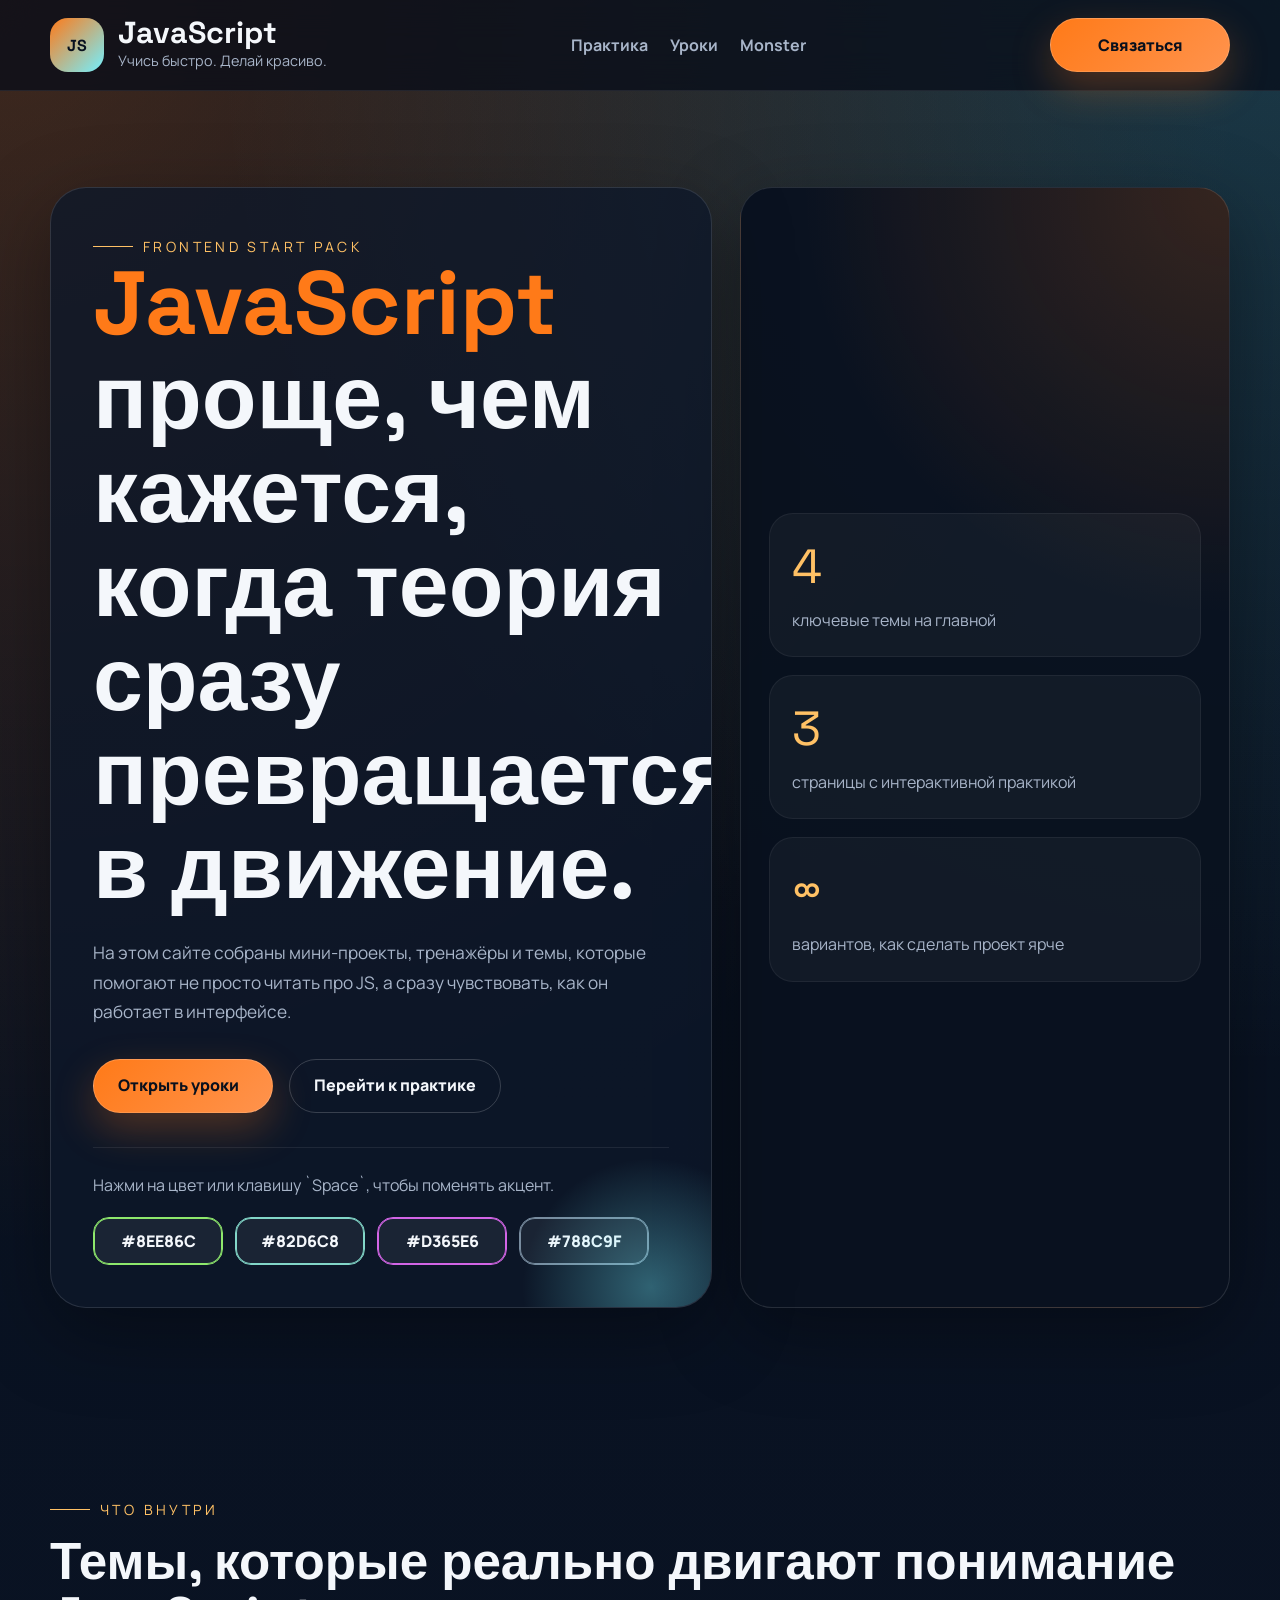
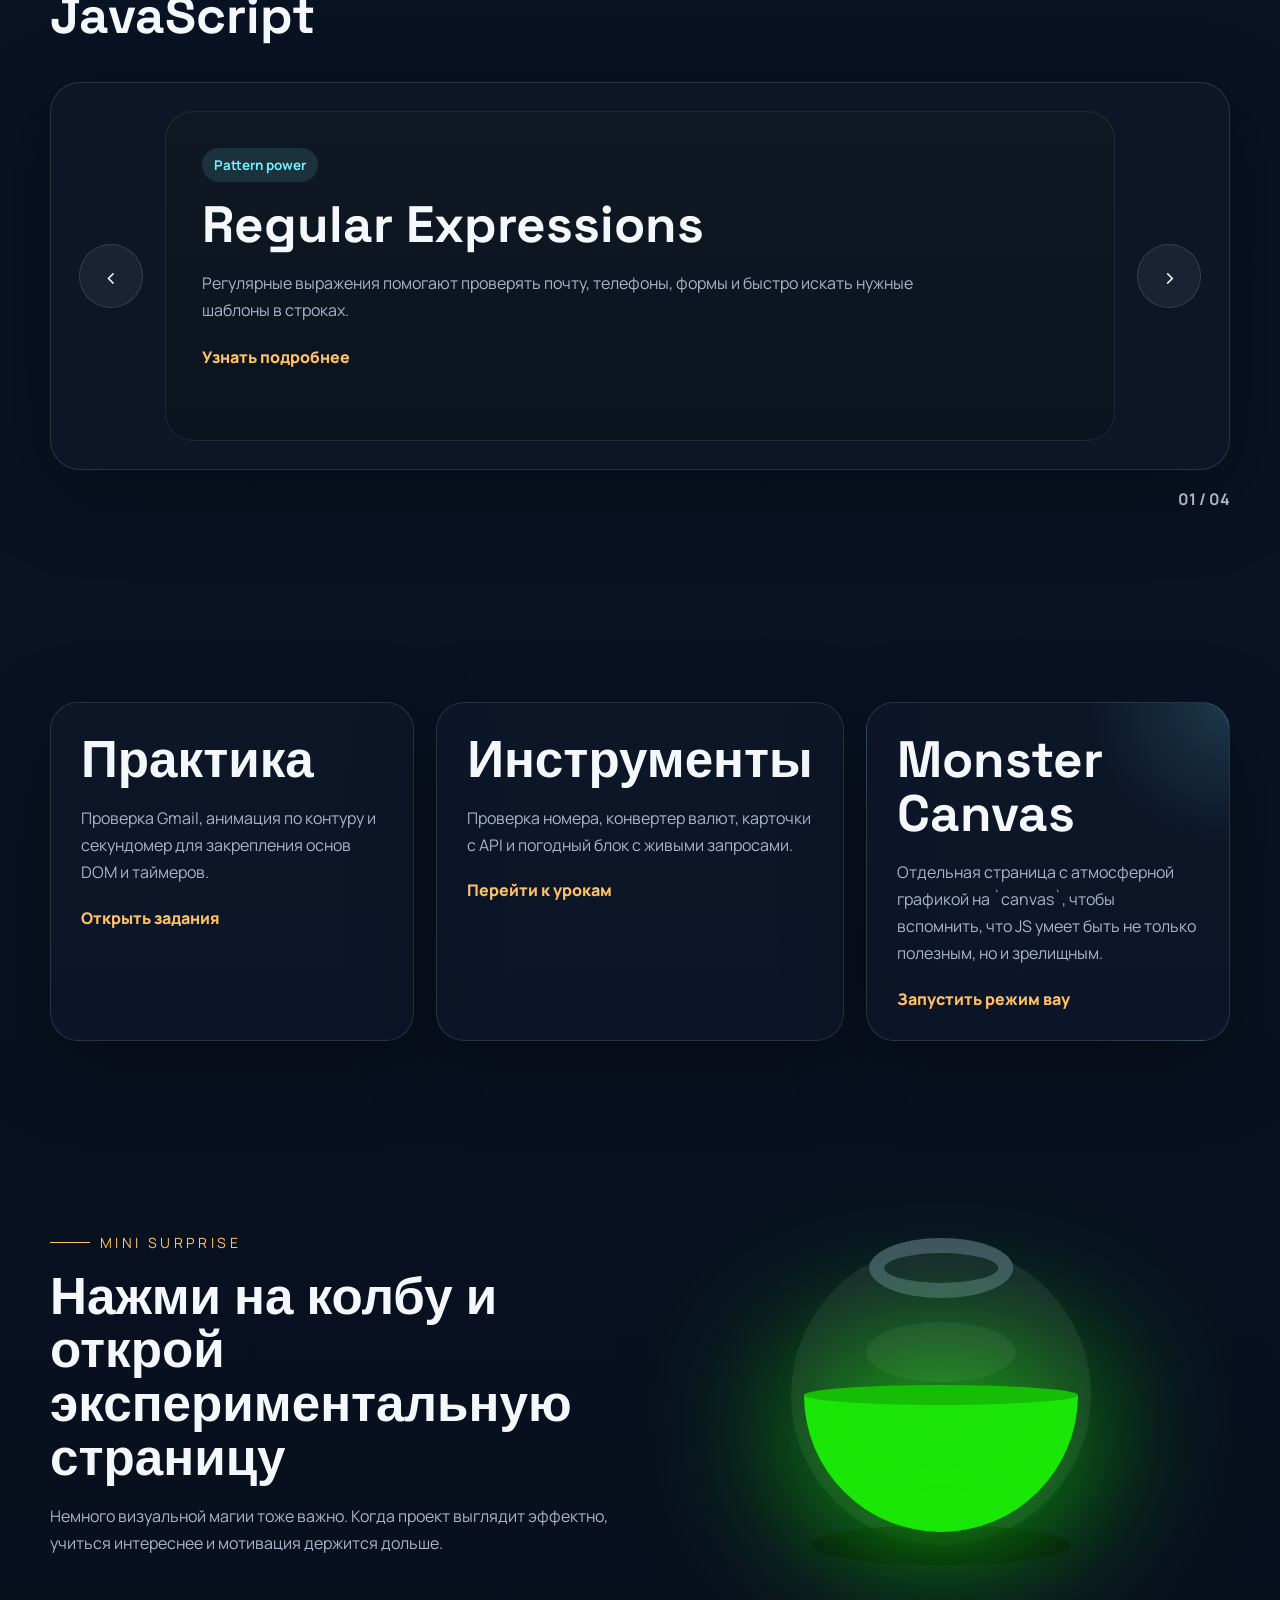
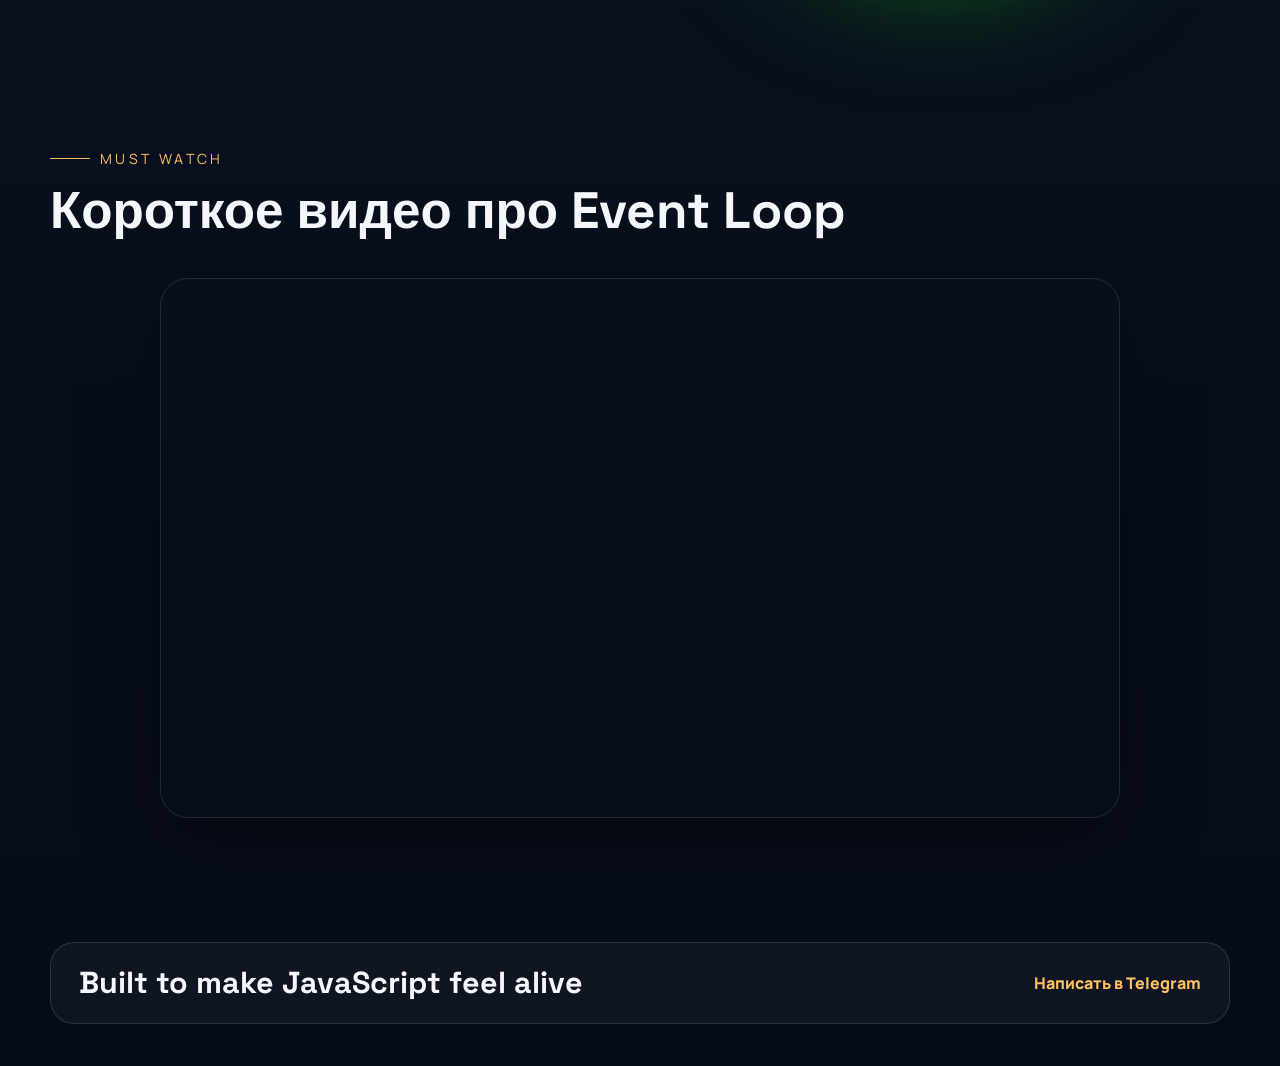
<file: project ¦+¦¬TП TБTВTГ¦+¦¦¦-TВ¦-¦-/index.html>
<!DOCTYPE html>
<html lang="ru">
<head>
    <meta charset="UTF-8">
    <meta name="viewport" content="width=device-width, initial-scale=1.0">
    <title>JavaScript Energy</title>
    <link rel="stylesheet" href="css/core.css">
    <link rel="stylesheet" href="css/style.css">
</head>
<body>
<div class="wrapper">
    <header class="header">
        <div class="container">
            <div class="inner_header">
                <a href="index.html" class="brand_link">
                    <div class="logotype">
                        <span class="brand_mark">JS</span>
                        <div>
                            <h2>JavaScript</h2>
                            <p>Учись быстро. Делай красиво.</p>
                        </div>
                    </div>
                </a>
                <ul class="menu">
                    <li class="menu_link"><a href="pages/home_works.html">Практика</a></li>
                    <li class="menu_link"><a href="pages/lessons.html">Уроки</a></li>
                    <li class="menu_link"><a href="pages/monster.html">Monster</a></li>
                </ul>
                <button class="btn" id="btn-get" type="button">Связаться</button>
            </div>
        </div>
    </header>

    <main>
        <section class="main_block">
            <div class="container">
                <div class="hero_grid">
                    <div class="inner_main">
                        <span class="eyebrow">Frontend start pack</span>
                        <h1><strong id="js-color">JavaScript</strong> проще, чем кажется, когда теория сразу превращается в движение.</h1>
                        <p class="hero_text">На этом сайте собраны мини-проекты, тренажёры и темы, которые помогают не просто читать про JS, а сразу чувствовать, как он работает в интерфейсе.</p>
                        <div class="hero_actions">
                            <a class="btn" href="pages/lessons.html">Открыть уроки</a>
                            <a class="btn btn_ghost" href="pages/home_works.html">Перейти к практике</a>
                        </div>
                        <div class="colors-panel">
                            <p>Нажми на цвет или клавишу `Space`, чтобы поменять акцент.</p>
                            <div class="colors-buttons">
                                <button class="btn btn-color" type="button"></button>
                                <button class="btn btn-color" type="button"></button>
                                <button class="btn btn-color" type="button"></button>
                                <button class="btn btn-color" type="button"></button>
                            </div>
                        </div>
                    </div>
                    <div class="hero_card">
                        <div class="hero_metric">
                            <span>4</span>
                            <p>ключевые темы на главной</p>
                        </div>
                        <div class="hero_metric">
                            <span>3</span>
                            <p>страницы с интерактивной практикой</p>
                        </div>
                        <div class="hero_metric">
                            <span>∞</span>
                            <p>вариантов, как сделать проект ярче</p>
                        </div>
                    </div>
                </div>
            </div>
        </section>

        <section class="topics_block">
            <div class="container">
                <div class="section_heading">
                    <span class="eyebrow">Что внутри</span>
                    <h3>Темы, которые реально двигают понимание JavaScript</h3>
                </div>
                <div class="inner_slider">
                    <div class="slider_shell">
                        <button class="btn-slide" id="prev" type="button" aria-label="Предыдущая тема">&lt;</button>
                        <div class="slider">
                            <div class="slide active_slide">
                                <div class="slide_card">
                                    <span class="slide_tag">Pattern power</span>
                                    <h3>Regular Expressions</h3>
                                    <p>Регулярные выражения помогают проверять почту, телефоны, формы и быстро искать нужные шаблоны в строках.</p>
                                    <a href="https://developer.mozilla.org/ru/docs/Web/JavaScript/Guide/Regular_expressions" target="_blank" rel="noopener noreferrer">Узнать подробнее</a>
                                </div>
                            </div>
                            <div class="slide">
                                <div class="slide_card">
                                    <span class="slide_tag">Function mindset</span>
                                    <h3>Recursion</h3>
                                    <p>Рекурсия учит разбивать большую задачу на похожие маленькие шаги. Это важное мышление для алгоритмов и обхода структур.</p>
                                    <a href="https://learn.javascript.ru/recursion" target="_blank" rel="noopener noreferrer">Узнать подробнее</a>
                                </div>
                            </div>
                            <div class="slide">
                                <div class="slide_card">
                                    <span class="slide_tag">Data exchange</span>
                                    <h3>JSON</h3>
                                    <p>JSON нужен почти везде: API, настройки, локальное хранение данных. Это универсальный формат общения между приложениями.</p>
                                    <a href="https://developer.mozilla.org/ru/docs/Learn/JavaScript/Objects/JSON" target="_blank" rel="noopener noreferrer">Узнать подробнее</a>
                                </div>
                            </div>
                            <div class="slide">
                                <div class="slide_card">
                                    <span class="slide_tag">Async logic</span>
                                    <h3>Event Loop</h3>
                                    <p>Понимание event loop объясняет, почему асинхронный код ведёт себя именно так, и помогает не путаться в очередях задач.</p>
                                    <a href="https://developer.mozilla.org/en-US/docs/Web/JavaScript/Event_loop" target="_blank" rel="noopener noreferrer">Узнать подробнее</a>
                                </div>
                            </div>
                        </div>
                        <button class="btn-slide" id="next" type="button" aria-label="Следующая тема">&gt;</button>
                    </div>
                    <div class="slider_status">
                        <span id="slide-indicator">01 / 04</span>
                    </div>
                </div>
            </div>
        </section>

        <section class="feature_grid_block">
            <div class="container">
                <div class="feature_grid">
                    <article class="feature_card">
                        <h3>Практика</h3>
                        <p>Проверка Gmail, анимация по контуру и секундомер для закрепления основ DOM и таймеров.</p>
                        <a href="pages/home_works.html">Открыть задания</a>
                    </article>
                    <article class="feature_card">
                        <h3>Инструменты</h3>
                        <p>Проверка номера, конвертер валют, карточки с API и погодный блок с живыми запросами.</p>
                        <a href="pages/lessons.html">Перейти к урокам</a>
                    </article>
                    <article class="feature_card feature_card_glow">
                        <h3>Monster Canvas</h3>
                        <p>Отдельная страница с атмосферной графикой на `canvas`, чтобы вспомнить, что JS умеет быть не только полезным, но и зрелищным.</p>
                        <a href="pages/monster.html">Запустить режим вау</a>
                    </article>
                </div>
            </div>
        </section>

        <section class="botlle">
            <div class="container">
                <div class="alchemy_layout">
                    <div class="alchemy_text">
                        <span class="eyebrow">Mini surprise</span>
                        <h3>Нажми на колбу и открой экспериментальную страницу</h3>
                        <p>Немного визуальной магии тоже важно. Когда проект выглядит эффектно, учиться интереснее и мотивация держится дольше.</p>
                    </div>
                    <div class="bottle_inner">
                        <a href="pages/monster.html" aria-label="Открыть monster page">
                            <div class="bowl">
                                <div class="shadow"></div>
                                <div class="liquid"></div>
                            </div>
                        </a>
                    </div>
                </div>
            </div>
        </section>

        <section class="block_video">
            <div class="container">
                <div class="section_heading">
                    <span class="eyebrow">Must watch</span>
                    <h3>Короткое видео про Event Loop</h3>
                </div>
                <div class="inner_block_video">
                    <iframe src="https://www.youtube.com/embed/8aGhZQkoFbQ" title="JavaScript Event Loop" allow="accelerometer; autoplay; clipboard-write; encrypted-media; gyroscope; picture-in-picture; web-share" allowfullscreen></iframe>
                </div>
            </div>
        </section>
    </main>

    <footer class="footer">
        <div class="container">
            <div class="inner_footer">
                <h2>Built to make JavaScript feel alive</h2>
                <a href="https://t.me/Cholpon91" target="_blank" rel="noopener noreferrer">Написать в Telegram</a>
            </div>
        </div>
    </footer>
</div>

<div class="modal">
    <div class="modal_dialog">
        <div class="modal_content">
            <form action="#">
                <button class="modal_close" type="button" aria-label="Закрыть">&times;</button>
                <div class="modal_title">Оставь контакт, и мы свяжемся с тобой как можно быстрее</div>
                <input required placeholder="Ваше имя" name="name" type="text" class="modal_input">
                <input required placeholder="Ваш телефон" name="phone" type="text" class="modal_input">
                <button class="btn btn_min" type="submit">Отправить заявку</button>
            </form>
        </div>
    </div>
</div>

<script src="js/main.js"></script>
<script src="js/modal.js"></script>
</body>
</html>
</file>
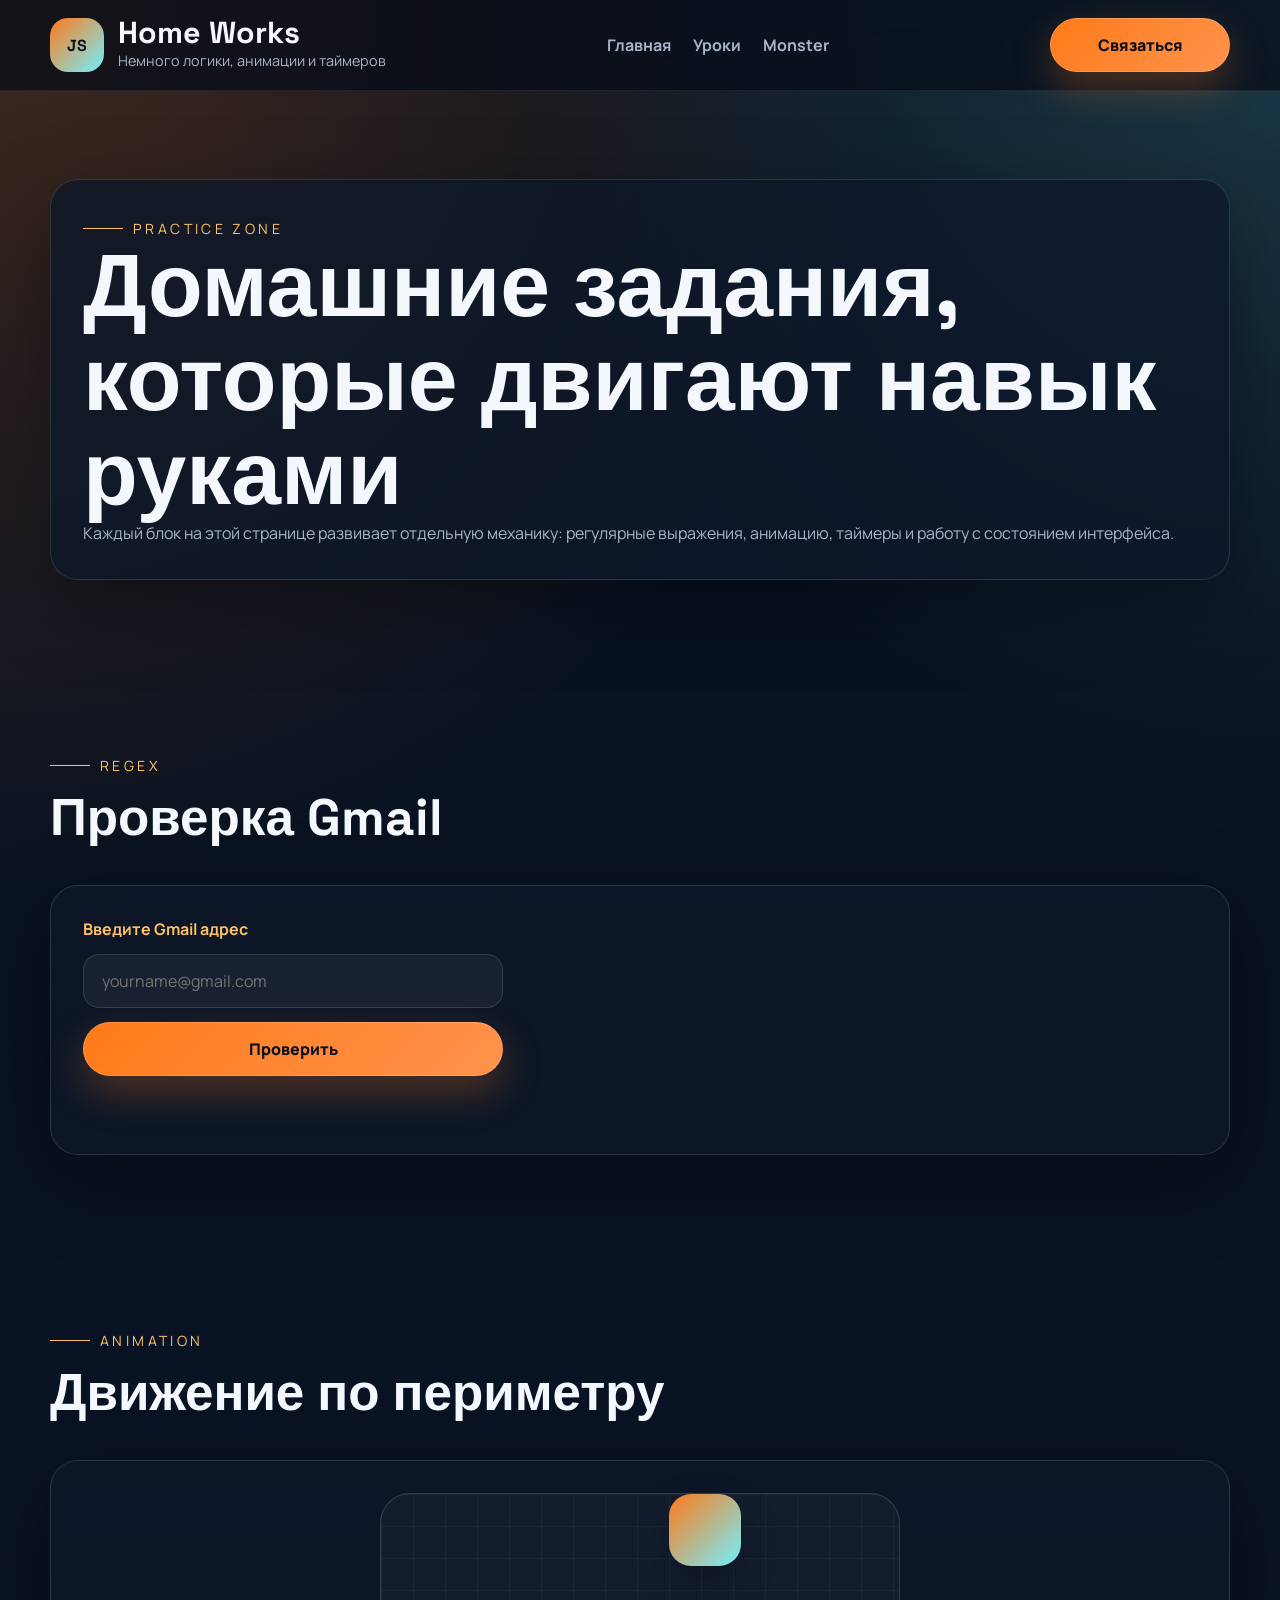
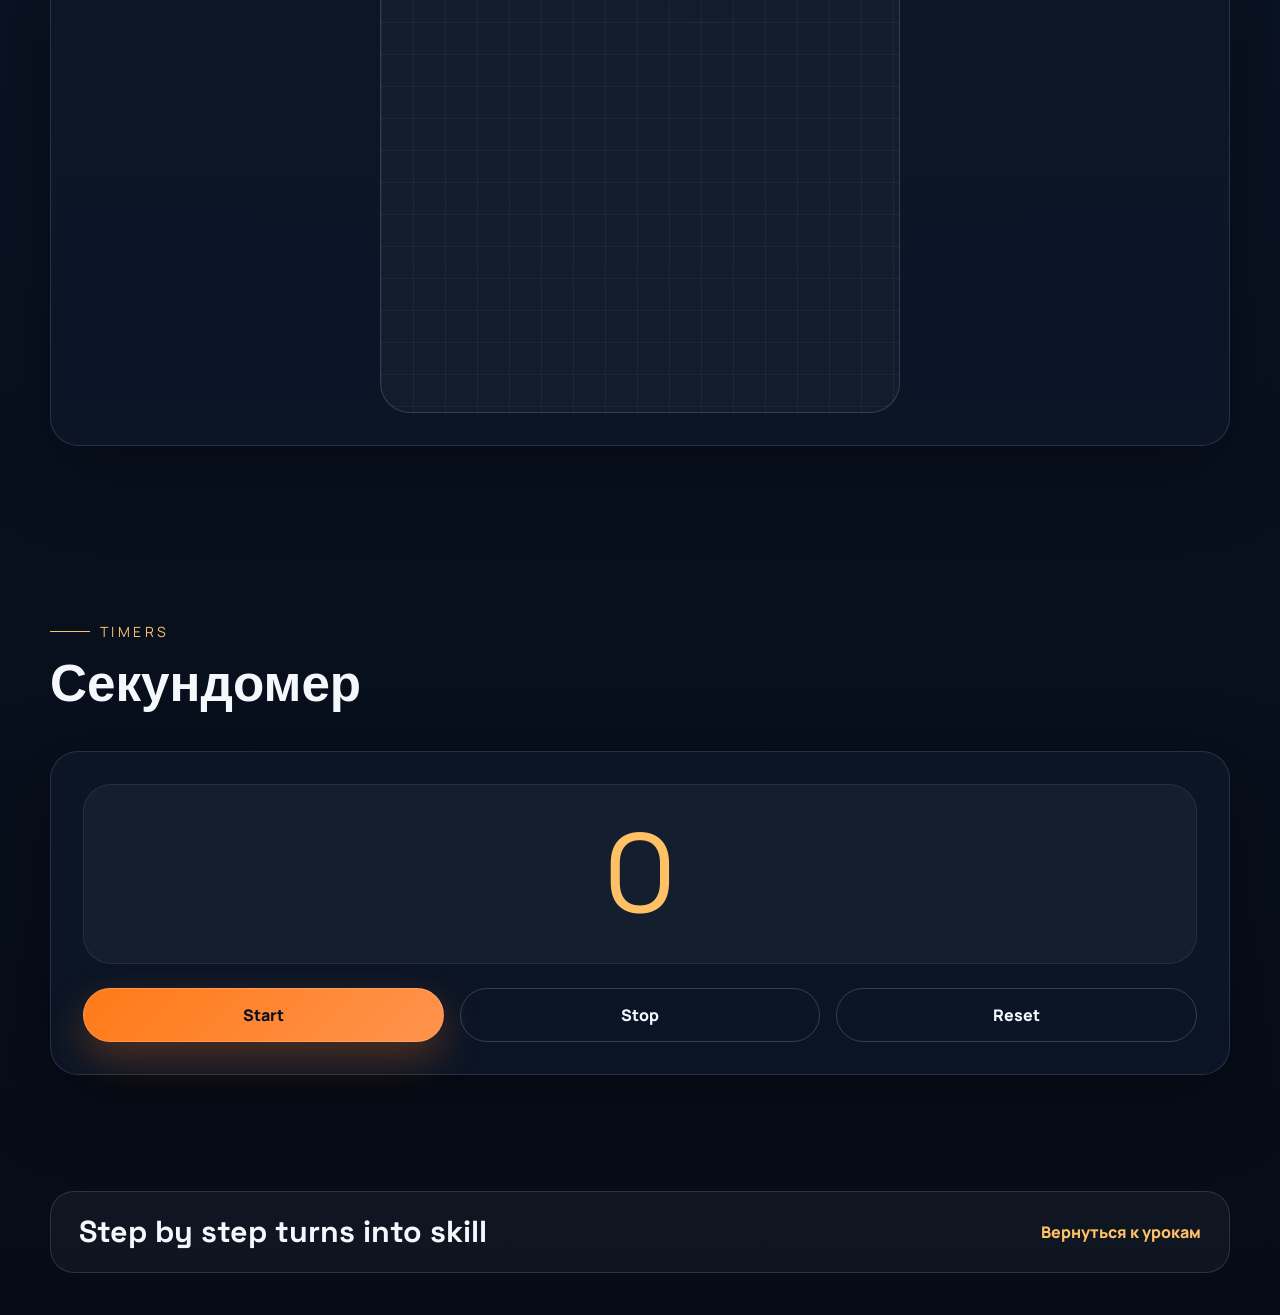
<file: project ¦+¦¬TП TБTВTГ¦+¦¦¦-TВ¦-¦-/pages/home_works.html>
<!DOCTYPE html>
<html lang="ru">
<head>
    <meta charset="UTF-8">
    <meta name="viewport" content="width=device-width, initial-scale=1.0">
    <title>Практика JavaScript</title>
    <link rel="stylesheet" href="../css/core.css">
    <link rel="stylesheet" href="../css/style.css">
    <link rel="stylesheet" href="../css/home_works.css">
</head>
<body>
<div class="wrapper">
    <header class="header">
        <div class="container">
            <div class="inner_header">
                <a href="../index.html" class="brand_link">
                    <div class="logotype">
                        <span class="brand_mark">JS</span>
                        <div>
                            <h2>Home Works</h2>
                            <p>Немного логики, анимации и таймеров</p>
                        </div>
                    </div>
                </a>
                <ul class="menu">
                    <li class="menu_link"><a href="../index.html">Главная</a></li>
                    <li class="menu_link"><a href="../pages/lessons.html">Уроки</a></li>
                    <li class="menu_link"><a href="../pages/monster.html">Monster</a></li>
                </ul>
                <button class="btn" id="btn-get" type="button">Связаться</button>
            </div>
        </div>
    </header>

    <main class="page_main">
        <section class="page_intro">
            <div class="container">
                <div class="page_intro_card">
                    <span class="eyebrow">Practice zone</span>
                    <h1>Домашние задания, которые двигают навык руками</h1>
                    <p>Каждый блок на этой странице развивает отдельную механику: регулярные выражения, анимацию, таймеры и работу с состоянием интерфейса.</p>
                </div>
            </div>
        </section>

        <section class="gmail_block">
            <div class="container">
                <div class="section_heading">
                    <span class="eyebrow">Regex</span>
                    <h3>Проверка Gmail</h3>
                </div>
                <div class="lesson_panel">
                    <div class="form_gmail">
                        <label for="gmail_input">Введите Gmail адрес</label>
                        <input type="text" id="gmail_input" placeholder="yourname@gmail.com">
                        <button class="btn" id="gmail_button" type="button">Проверить</button>
                        <span class="checker" id="gmail_result"></span>
                    </div>
                </div>
            </div>
        </section>

        <section class="move_block">
            <div class="container">
                <div class="section_heading">
                    <span class="eyebrow">Animation</span>
                    <h3>Движение по периметру</h3>
                </div>
                <div class="inner_move_block lesson_panel">
                    <div class="parent_block">
                        <div class="child_block"></div>
                    </div>
                </div>
            </div>
        </section>

        <section class="stopwatch">
            <div class="container">
                <div class="section_heading">
                    <span class="eyebrow">Timers</span>
                    <h3>Секундомер</h3>
                </div>
                <div class="stopwatch_panel lesson_panel">
                    <div class="time">
                        <div class="time_block">
                            <div class="interval" id="seconds">0</div>
                        </div>
                    </div>
                    <div class="time_buttons">
                        <button class="btn" id="start" type="button">Start</button>
                        <button class="btn btn_ghost" id="stop" type="button">Stop</button>
                        <button class="btn btn_ghost" id="reset" type="button">Reset</button>
                    </div>
                </div>
            </div>
        </section>
    </main>

    <footer class="footer">
        <div class="container">
            <div class="inner_footer">
                <h2>Step by step turns into skill</h2>
                <a href="../pages/lessons.html">Вернуться к урокам</a>
            </div>
        </div>
    </footer>
</div>

<div class="modal">
    <div class="modal_dialog">
        <div class="modal_content">
            <form action="#">
                <button class="modal_close" type="button" aria-label="Закрыть">&times;</button>
                <div class="modal_title">Оставь контакт, и мы ответим как можно быстрее</div>
                <input required placeholder="Ваше имя" name="name" type="text" class="modal_input">
                <input required placeholder="Ваш телефон" name="phone" type="text" class="modal_input">
                <button class="btn btn_min" type="submit">Отправить заявку</button>
            </form>
        </div>
    </div>
</div>

<script src="../js/home_works.js"></script>
<script src="../js/modal.js"></script>
</body>
</html>
</file>
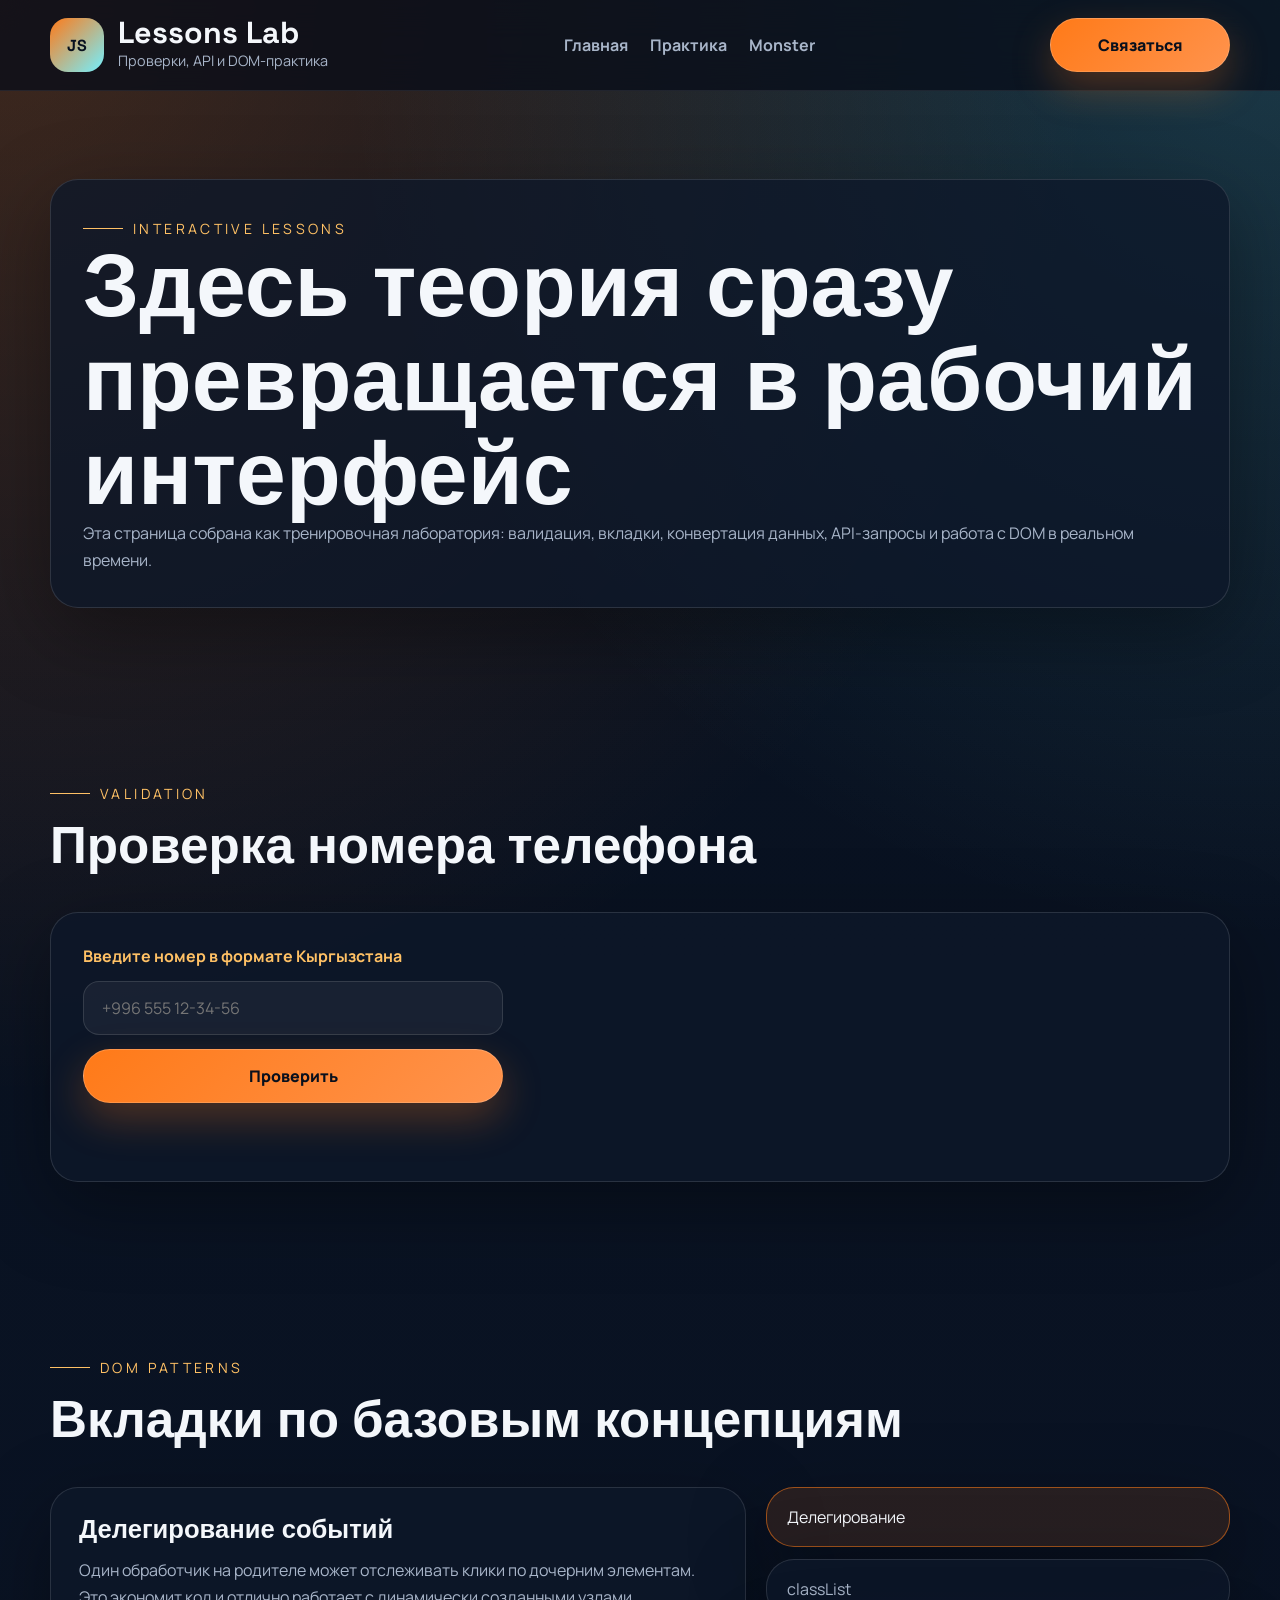
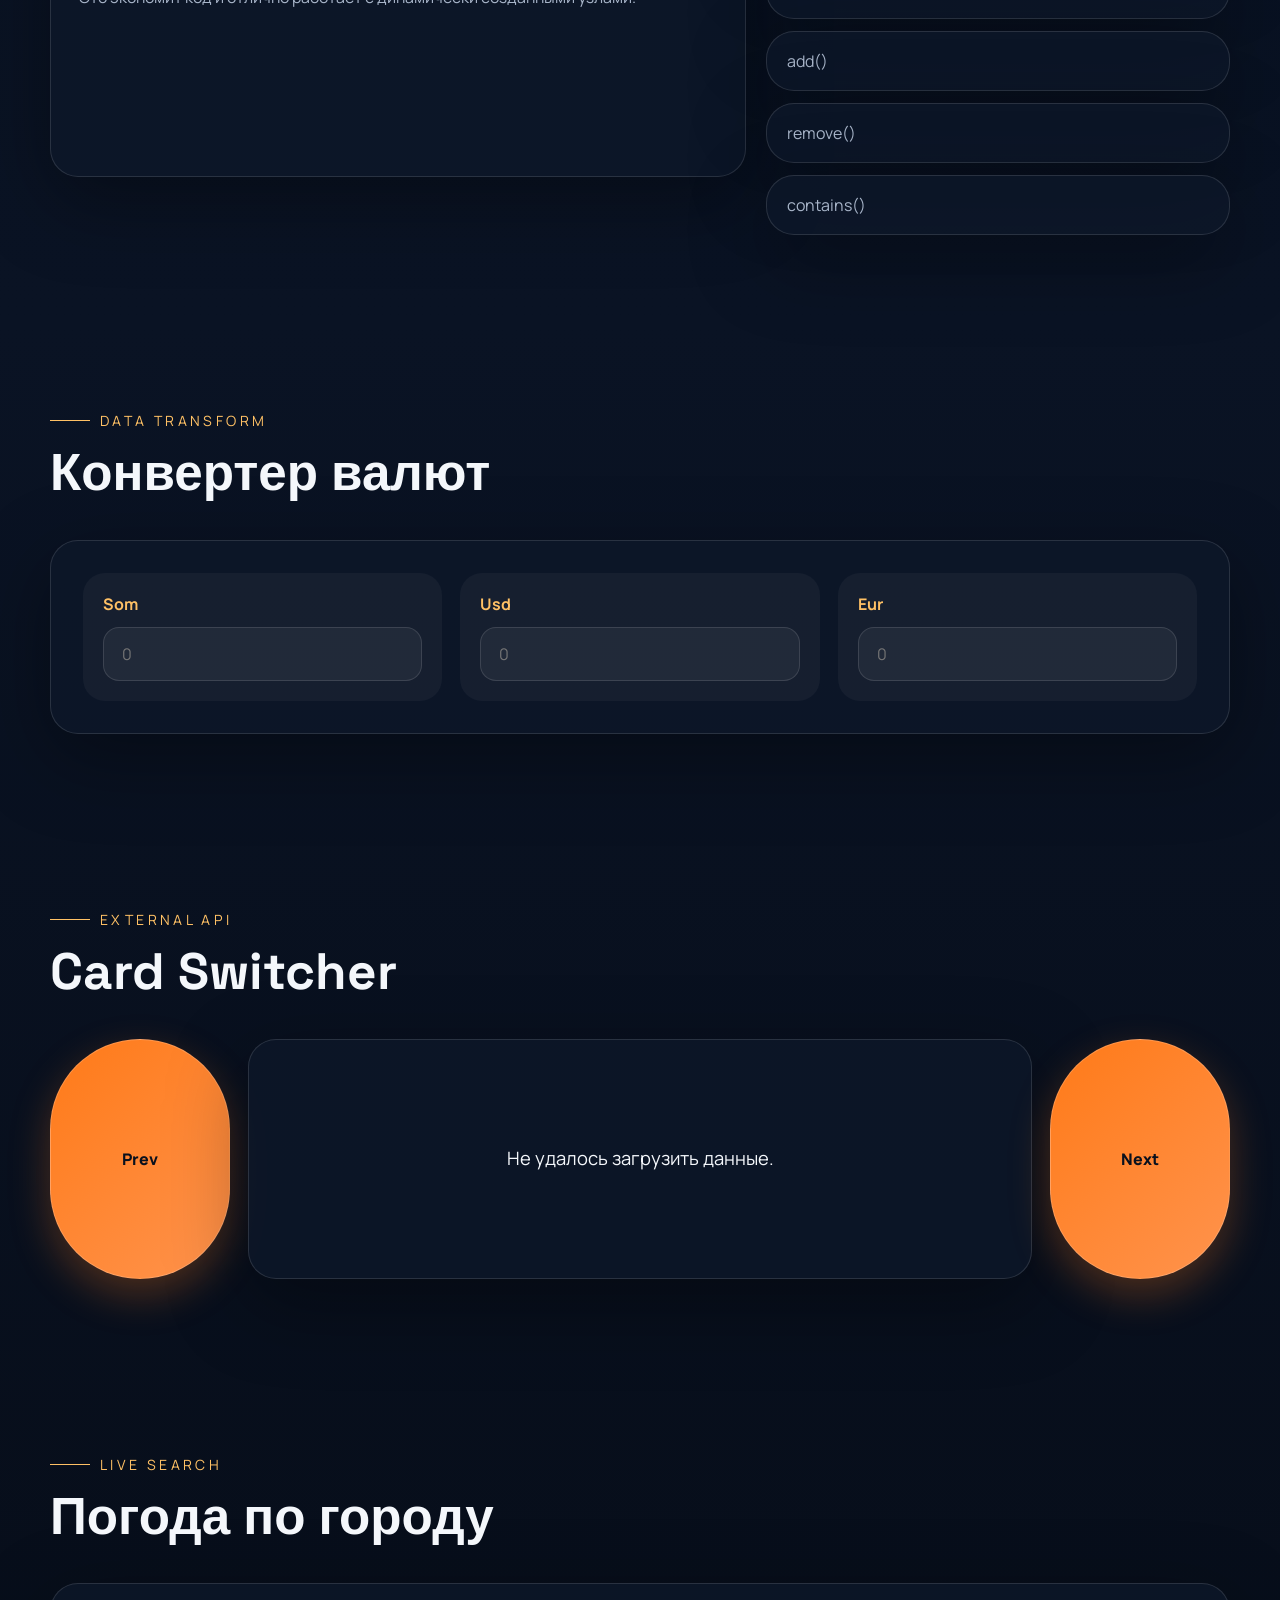
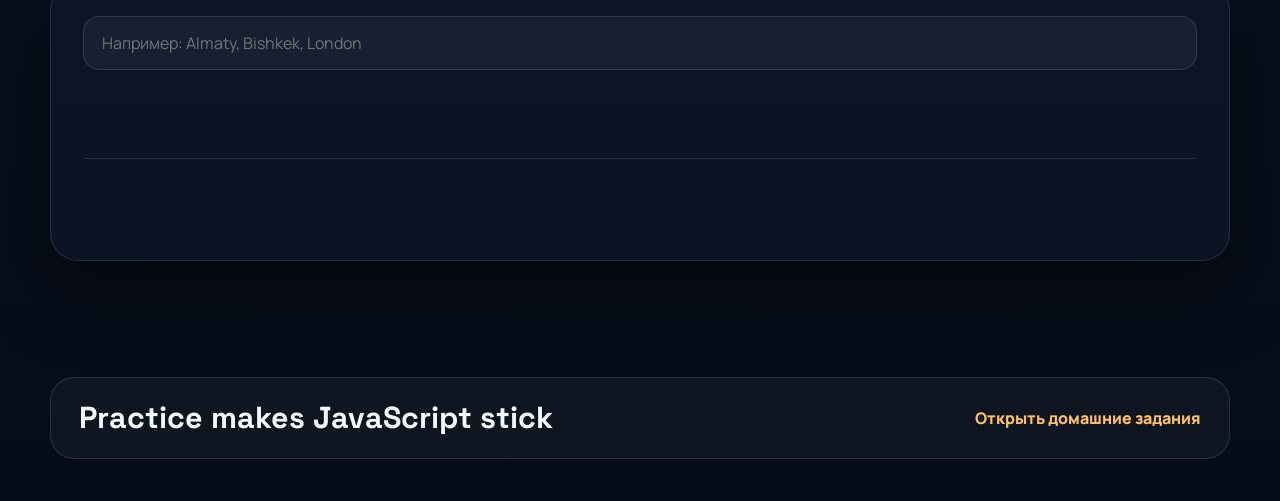
<file: project ¦+¦¬TП TБTВTГ¦+¦¦¦-TВ¦-¦-/pages/lessons.html>
<!DOCTYPE html>
<html lang="ru">
<head>
    <meta charset="UTF-8">
    <meta name="viewport" content="width=device-width, initial-scale=1.0">
    <title>Уроки JavaScript</title>
    <link rel="stylesheet" href="../css/core.css">
    <link rel="stylesheet" href="../css/style.css">
    <link rel="stylesheet" href="../css/lessons.css">
</head>
<body>
<div class="wrapper">
    <header class="header">
        <div class="container">
            <div class="inner_header">
                <a href="../index.html" class="brand_link">
                    <div class="logotype">
                        <span class="brand_mark">JS</span>
                        <div>
                            <h2>Lessons Lab</h2>
                            <p>Проверки, API и DOM-практика</p>
                        </div>
                    </div>
                </a>
                <ul class="menu">
                    <li class="menu_link"><a href="../index.html">Главная</a></li>
                    <li class="menu_link"><a href="../pages/home_works.html">Практика</a></li>
                    <li class="menu_link"><a href="../pages/monster.html">Monster</a></li>
                </ul>
                <button class="btn" id="btn-get" type="button">Связаться</button>
            </div>
        </div>
    </header>

    <main class="page_main">
        <section class="page_intro">
            <div class="container">
                <div class="page_intro_card">
                    <span class="eyebrow">Interactive lessons</span>
                    <h1>Здесь теория сразу превращается в рабочий интерфейс</h1>
                    <p>Эта страница собрана как тренировочная лаборатория: валидация, вкладки, конвертация данных, API-запросы и работа с DOM в реальном времени.</p>
                </div>
            </div>
        </section>

        <section class="phone_block">
            <div class="container">
                <div class="section_heading">
                    <span class="eyebrow">Validation</span>
                    <h3>Проверка номера телефона</h3>
                </div>
                <div class="lesson_panel">
                    <div class="form_phone">
                        <label for="phone_input">Введите номер в формате Кыргызстана</label>
                        <input type="text" id="phone_input" placeholder="+996 555 12-34-56">
                        <button class="btn" id="phone_button" type="button">Проверить</button>
                        <span class="checker" id="phone_result"></span>
                    </div>
                </div>
            </div>
        </section>

        <section class="tab_slider">
            <div class="container">
                <div class="section_heading">
                    <span class="eyebrow">DOM patterns</span>
                    <h3>Вкладки по базовым концепциям</h3>
                </div>
                <div class="inner_tab_slider">
                    <div class="tab_contents_block">
                        <div class="tab_content_block">
                            <h4>Делегирование событий</h4>
                            <p>Один обработчик на родителе может отслеживать клики по дочерним элементам. Это экономит код и отлично работает с динамически созданными узлами.</p>
                        </div>
                        <div class="tab_content_block">
                            <h4>classList</h4>
                            <p>`classList` позволяет удобно добавлять, удалять, переключать и проверять CSS-классы без ручной работы со строкой `className`.</p>
                        </div>
                        <div class="tab_content_block">
                            <h4>add()</h4>
                            <p>Метод `add()` добавляет класс элементу. Это полезно, когда нужно визуально подсветить состояние, активировать карточку или показать блок.</p>
                        </div>
                        <div class="tab_content_block">
                            <h4>remove()</h4>
                            <p>Метод `remove()` снимает класс и помогает возвращать элемент в исходное состояние без лишних условий и громоздкой логики.</p>
                        </div>
                        <div class="tab_content_block">
                            <h4>contains()</h4>
                            <p>`contains()` проверяет, есть ли у элемента определённый класс. Удобно для переключателей, фильтров и интерактивных меню.</p>
                        </div>

                        <div class="tab_content_items">
                            <div class="tab_content_item tab_content_item_active">Делегирование</div>
                            <div class="tab_content_item">classList</div>
                            <div class="tab_content_item">add()</div>
                            <div class="tab_content_item">remove()</div>
                            <div class="tab_content_item">contains()</div>
                        </div>
                    </div>
                </div>
            </div>
        </section>

        <section class="converter">
            <div class="container">
                <div class="section_heading">
                    <span class="eyebrow">Data transform</span>
                    <h3>Конвертер валют</h3>
                </div>
                <div class="inner_converter lesson_panel lesson_panel_three">
                    <div class="currency_card som">
                        <label for="som">Som</label>
                        <input type="number" id="som" placeholder="0">
                    </div>
                    <div class="currency_card usd">
                        <label for="usd">Usd</label>
                        <input type="number" id="usd" placeholder="0">
                    </div>
                    <div class="currency_card eur">
                        <label for="eur">Eur</label>
                        <input type="number" id="eur" placeholder="0">
                    </div>
                </div>
            </div>
        </section>

        <section class="card_switcher">
            <div class="container">
                <div class="section_heading">
                    <span class="eyebrow">External API</span>
                    <h3>Card Switcher</h3>
                </div>
                <div class="inner_card_switcher">
                    <button class="btn" id="btn-prev" type="button">Prev</button>
                    <div class="card"></div>
                    <button class="btn" id="btn-next" type="button">Next</button>
                </div>
            </div>
        </section>

        <section class="weather">
            <div class="container">
                <div class="section_heading">
                    <span class="eyebrow">Live search</span>
                    <h3>Погода по городу</h3>
                </div>
                <div class="inner_weather lesson_panel">
                    <div class="weather_search">
                        <input type="text" class="cityName" placeholder="Например: Almaty, Bishkek, London">
                    </div>
                    <div class="weather_result">
                        <span class="city"></span>
                        <hr>
                        <span class="temp"></span>
                    </div>
                </div>
            </div>
        </section>
    </main>

    <footer class="footer">
        <div class="container">
            <div class="inner_footer">
                <h2>Practice makes JavaScript stick</h2>
                <a href="../pages/home_works.html">Открыть домашние задания</a>
            </div>
        </div>
    </footer>
</div>

<div class="modal">
    <div class="modal_dialog">
        <div class="modal_content">
            <form action="#">
                <button class="modal_close" type="button" aria-label="Закрыть">&times;</button>
                <div class="modal_title">Оставь контакт, и мы ответим как можно быстрее</div>
                <input required placeholder="Ваше имя" name="name" type="text" class="modal_input">
                <input required placeholder="Ваш телефон" name="phone" type="text" class="modal_input">
                <button class="btn btn_min" type="submit">Отправить заявку</button>
            </form>
        </div>
    </div>
</div>

<script src="../js/lesson.js"></script>
<script src="../js/modal.js"></script>
</body>
</html>
</file>
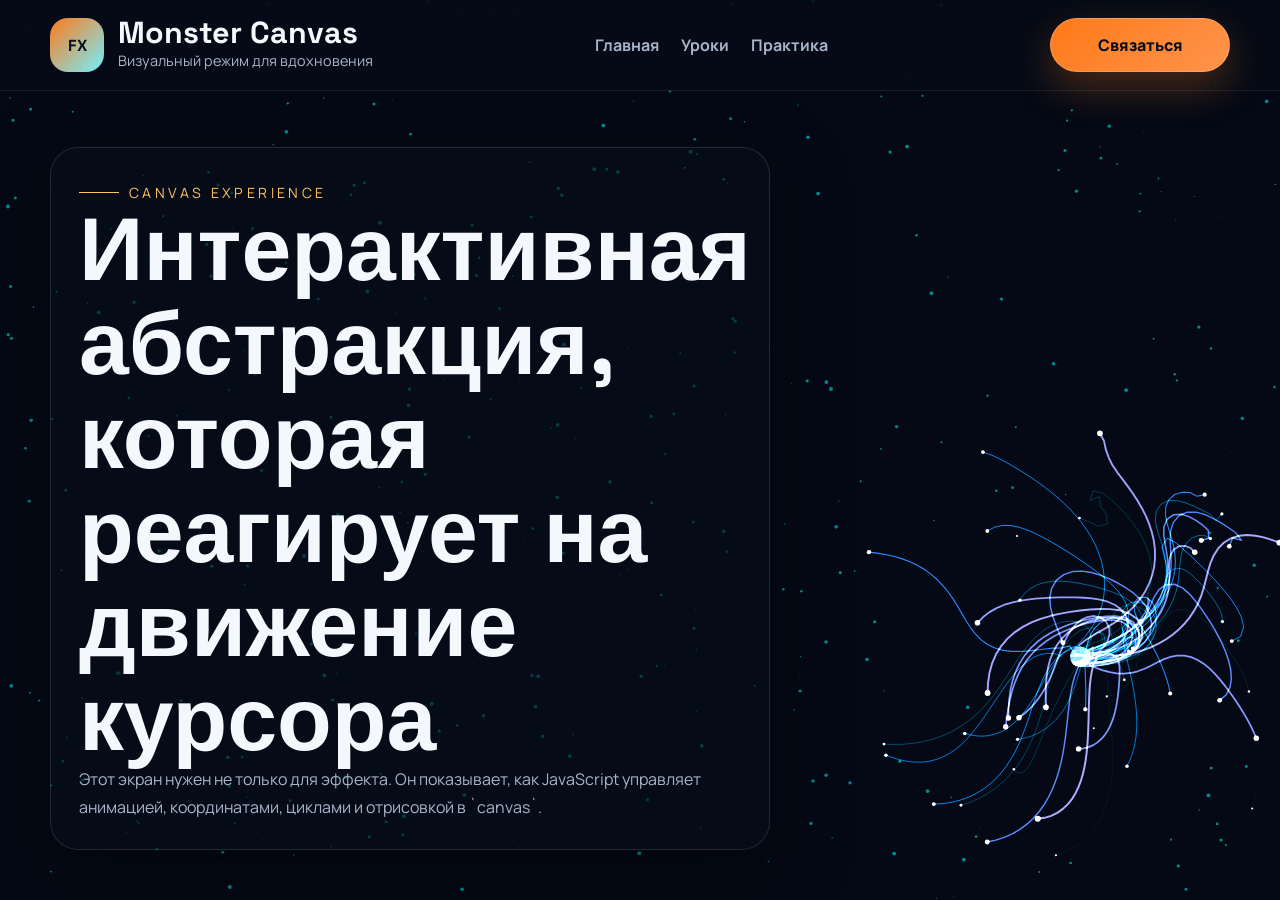
<file: project ¦+¦¬TП TБTВTГ¦+¦¦¦-TВ¦-¦-/pages/monster.html>
<!DOCTYPE html>
<html lang="ru">
<head>
    <meta charset="UTF-8">
    <meta name="viewport" content="width=device-width, initial-scale=1.0">
    <title>Monster Canvas</title>
    <link rel="stylesheet" href="../css/core.css">
    <link rel="stylesheet" href="../css/style.css">
    <link rel="stylesheet" href="../css/monster.css">
</head>
<body>
<div class="wrapper monster_page">
    <header class="header">
        <div class="container">
            <div class="inner_header">
                <a href="../index.html" class="brand_link">
                    <div class="logotype">
                        <span class="brand_mark">FX</span>
                        <div>
                            <h2>Monster Canvas</h2>
                            <p>Визуальный режим для вдохновения</p>
                        </div>
                    </div>
                </a>
                <ul class="menu">
                    <li class="menu_link"><a href="../index.html">Главная</a></li>
                    <li class="menu_link"><a href="../pages/lessons.html">Уроки</a></li>
                    <li class="menu_link"><a href="../pages/home_works.html">Практика</a></li>
                </ul>
                <button class="btn" id="btn-get" type="button">Связаться</button>
            </div>
        </div>
    </header>

    <section class="monster_intro">
        <div class="container">
            <div class="monster_intro_card">
                <span class="eyebrow">Canvas experience</span>
                <h1>Интерактивная абстракция, которая реагирует на движение курсора</h1>
                <p>Этот экран нужен не только для эффекта. Он показывает, как JavaScript управляет анимацией, координатами, циклами и отрисовкой в `canvas`.</p>
            </div>
        </div>
    </section>

    <canvas id="canvas"></canvas>
</div>

<div class="modal">
    <div class="modal_dialog">
        <div class="modal_content">
            <form action="#">
                <button class="modal_close" type="button" aria-label="Закрыть">&times;</button>
                <div class="modal_title">Оставь контакт, и мы ответим как можно быстрее</div>
                <input required placeholder="Ваше имя" name="name" type="text" class="modal_input">
                <input required placeholder="Ваш телефон" name="phone" type="text" class="modal_input">
                <button class="btn btn_min" type="submit">Отправить заявку</button>
            </form>
        </div>
    </div>
</div>

<script src="../js/monster.js"></script>
<script src="../js/modal.js"></script>
</body>
</html>
</file>
<file: project ¦+¦¬TП TБTВTГ¦+¦¦¦-TВ¦-¦-/css/core.css>
@import url('https://fonts.googleapis.com/css2?family=Manrope:wght@400;500;700;800&family=Space+Grotesk:wght@500;700&display=swap');

:root {
    --accent: #ff7a18;
    --accent-soft: #ffc165;
    --accent-cold: #73f0ff;
    --bg: #08111f;
    --bg-soft: #101c2f;
    --surface: rgba(13, 24, 42, 0.78);
    --surface-strong: rgba(10, 18, 32, 0.96);
    --text: #f4f7fb;
    --muted: #a8b5c9;
    --border: rgba(255, 255, 255, 0.12);
    --success: #45d483;
    --danger: #ff6b6b;
    --shadow: 0 24px 80px rgba(0, 0, 0, 0.35);
}

* {
    margin: 0;
    padding: 0;
    box-sizing: border-box;
}

html {
    scroll-behavior: smooth;
}

body {
    font-family: "Manrope", sans-serif;
    color: var(--text);
    background:
        radial-gradient(circle at top left, rgba(255, 122, 24, 0.22), transparent 28%),
        radial-gradient(circle at top right, rgba(115, 240, 255, 0.18), transparent 24%),
        linear-gradient(180deg, #08111f 0%, #0a1324 52%, #060c17 100%);
    min-height: 100vh;
}

body.modal_open {
    overflow: hidden;
}

a {
    color: inherit;
    text-decoration: none;
}

li {
    list-style: none;
}

img {
    max-width: 100%;
    display: block;
}

button,
input {
    font: inherit;
}

.wrapper {
    overflow: clip;
}

.container {
    width: min(1180px, calc(100% - 32px));
    margin: 0 auto;
}

h1,
h2,
h3,
h4 {
    font-family: "Space Grotesk", sans-serif;
    line-height: 1.05;
}

h1 {
    font-size: clamp(3rem, 7vw, 5.8rem);
}

h2 {
    font-size: clamp(1.25rem, 3vw, 1.9rem);
}

h3 {
    font-size: clamp(2rem, 4vw, 3.2rem);
}

h4 {
    font-size: clamp(1.3rem, 2vw, 1.7rem);
}

p {
    color: var(--muted);
    line-height: 1.7;
}

strong {
    color: var(--accent);
}

.eyebrow {
    display: inline-flex;
    align-items: center;
    gap: 10px;
    font-size: 0.88rem;
    letter-spacing: 0.24em;
    text-transform: uppercase;
    color: var(--accent-soft);
}

.eyebrow::before {
    content: "";
    width: 40px;
    height: 1px;
    background: currentColor;
}

.section_heading {
    display: grid;
    gap: 16px;
    margin-bottom: 40px;
}

.btn {
    min-width: 180px;
    min-height: 54px;
    padding: 14px 24px;
    border-radius: 999px;
    border: 1px solid rgba(255, 255, 255, 0.18);
    background: linear-gradient(135deg, var(--accent) 0%, #ff934d 100%);
    color: #09101d;
    font-weight: 800;
    cursor: pointer;
    transition: transform 0.25s ease, box-shadow 0.25s ease, border-color 0.25s ease;
    box-shadow: 0 16px 40px rgba(255, 122, 24, 0.28);
}

.btn:hover {
    transform: translateY(-2px);
    box-shadow: 0 20px 48px rgba(255, 122, 24, 0.34);
}

.btn_ghost {
    background: transparent;
    color: var(--text);
    box-shadow: none;
}

.btn_ghost:hover {
    border-color: rgba(255, 255, 255, 0.35);
}

.btn-slide {
    width: 64px;
    height: 64px;
    border: 1px solid var(--border);
    border-radius: 50%;
    background: rgba(255, 255, 255, 0.06);
    color: var(--text);
    font-size: 1.5rem;
    cursor: pointer;
    transition: transform 0.25s ease, background 0.25s ease;
}

.btn-slide:hover {
    background: rgba(255, 122, 24, 0.18);
    transform: scale(1.04);
}

label {
    color: var(--accent-soft);
    font-weight: 700;
}

input {
    width: 100%;
    min-height: 54px;
    padding: 14px 18px;
    color: var(--text);
    background: rgba(255, 255, 255, 0.05);
    border: 1px solid var(--border);
    border-radius: 16px;
    outline: none;
}

input:focus {
    border-color: rgba(255, 122, 24, 0.65);
    box-shadow: 0 0 0 4px rgba(255, 122, 24, 0.12);
}

.checker {
    min-height: 32px;
    font-weight: 700;
}

.status_success {
    color: var(--success);
}

.status_error {
    color: var(--danger);
}

@media (max-width: 900px) {
    .container {
        width: min(100% - 24px, 1180px);
    }
}
</file>
<file: project ¦+¦¬TП TБTВTГ¦+¦¦¦-TВ¦-¦-/css/style.css>
.header {
    position: sticky;
    top: 0;
    z-index: 20;
    backdrop-filter: blur(18px);
    background: rgba(6, 12, 24, 0.72);
    border-bottom: 1px solid rgba(255, 255, 255, 0.08);
}

.inner_header {
    display: flex;
    align-items: center;
    justify-content: space-between;
    gap: 20px;
    min-height: 90px;
}

.brand_link {
    flex-shrink: 0;
}

.logotype {
    display: flex;
    align-items: center;
    gap: 14px;
}

.brand_mark {
    display: grid;
    place-items: center;
    width: 54px;
    height: 54px;
    border-radius: 18px;
    background: linear-gradient(135deg, var(--accent) 0%, var(--accent-cold) 100%);
    color: #07111f;
    font-family: "Space Grotesk", sans-serif;
    font-weight: 800;
}

.logotype p {
    font-size: 0.9rem;
}

.menu {
    display: flex;
    align-items: center;
    gap: 22px;
    flex-wrap: wrap;
    justify-content: center;
}

.menu_link a {
    color: var(--muted);
    font-weight: 700;
    transition: color 0.2s ease;
}

.menu_link a:hover,
.menu_link a:focus-visible {
    color: var(--text);
}

.main_block,
.topics_block,
.feature_grid_block,
.slider_block,
.block_video,
.botlle {
    padding: 96px 0;
}

.hero_grid {
    display: grid;
    grid-template-columns: 1.15fr 0.85fr;
    gap: 28px;
    align-items: stretch;
}

.inner_main,
.hero_card,
.feature_card,
.slider_shell,
.modal_content {
    border: 1px solid var(--border);
    background: var(--surface);
    box-shadow: var(--shadow);
}

.inner_main {
    position: relative;
    border-radius: 36px;
    padding: 42px;
    overflow: hidden;
}

.inner_main::after {
    content: "";
    position: absolute;
    inset: auto -80px -120px auto;
    width: 280px;
    height: 280px;
    border-radius: 50%;
    background: radial-gradient(circle, rgba(115, 240, 255, 0.35), transparent 65%);
}

.hero_text {
    max-width: 720px;
    font-size: 1.08rem;
    margin-top: 24px;
}

.hero_actions {
    display: flex;
    gap: 16px;
    flex-wrap: wrap;
    margin-top: 32px;
}

.colors-panel {
    margin-top: 34px;
    padding-top: 24px;
    border-top: 1px solid rgba(255, 255, 255, 0.08);
}

.colors-buttons {
    display: flex;
    gap: 12px;
    flex-wrap: wrap;
    margin-top: 18px;
}

.btn-color {
    min-width: 130px;
    min-height: 48px;
    padding: 10px 16px;
    background: rgba(255, 255, 255, 0.06);
    color: var(--text);
    border-radius: 16px;
    box-shadow: none;
}

.hero_card {
    display: grid;
    gap: 18px;
    border-radius: 32px;
    padding: 28px;
    align-content: center;
    background:
        radial-gradient(circle at top right, rgba(255, 122, 24, 0.18), transparent 35%),
        var(--surface-strong);
}

.hero_metric {
    padding: 22px;
    border-radius: 24px;
    background: rgba(255, 255, 255, 0.04);
    border: 1px solid rgba(255, 255, 255, 0.06);
}

.hero_metric span {
    display: block;
    font-family: "Space Grotesk", sans-serif;
    font-size: 3rem;
    color: var(--accent-soft);
    margin-bottom: 10px;
}

.slider_shell {
    display: grid;
    grid-template-columns: 64px 1fr 64px;
    gap: 22px;
    align-items: center;
    border-radius: 30px;
    padding: 28px;
}

.slider {
    position: relative;
    min-height: 330px;
}

.slide {
    position: absolute;
    inset: 0;
    display: none;
}

.slide.active_slide {
    display: block;
}

.slide_card {
    height: 100%;
    padding: 36px;
    border-radius: 28px;
    background:
        linear-gradient(180deg, rgba(255, 255, 255, 0.04), rgba(255, 255, 255, 0.02)),
        rgba(7, 14, 25, 0.84);
    border: 1px solid rgba(255, 255, 255, 0.08);
}

.slide_tag {
    display: inline-block;
    margin-bottom: 16px;
    padding: 8px 12px;
    border-radius: 999px;
    background: rgba(115, 240, 255, 0.12);
    color: var(--accent-cold);
    font-size: 0.84rem;
    font-weight: 700;
}

.slide_card p {
    margin: 18px 0 22px;
    max-width: 760px;
}

.slide_card a,
.feature_card a,
.inner_footer a {
    color: var(--accent-soft);
    font-weight: 800;
}

.slider_status {
    margin-top: 18px;
    text-align: right;
    color: var(--muted);
    font-weight: 700;
}

.feature_grid {
    display: grid;
    grid-template-columns: repeat(3, 1fr);
    gap: 22px;
}

.feature_card {
    border-radius: 28px;
    padding: 30px;
}

.feature_card p {
    margin: 18px 0 20px;
}

.feature_card_glow {
    background:
        radial-gradient(circle at top right, rgba(115, 240, 255, 0.16), transparent 28%),
        var(--surface);
}

.alchemy_layout {
    display: grid;
    grid-template-columns: 1fr 1fr;
    gap: 24px;
    align-items: center;
}

.alchemy_text {
    display: grid;
    gap: 18px;
}

.bottle_inner {
    display: flex;
    justify-content: center;
    align-items: center;
}

.bowl {
    position: relative;
    width: 300px;
    height: 300px;
    background: rgba(255, 255, 255, 0.07);
    border-radius: 50%;
    border: 8px solid transparent;
    animation: animate 5s linear infinite;
    transform-origin: bottom center;
}

@keyframes animate {
    0% { transform: rotate(0deg); }
    25% { transform: rotate(22deg); }
    50% { transform: rotate(0deg); }
    75% { transform: rotate(-22deg); }
    100% { filter: hue-rotate(360deg); }
}

.bowl::before {
    content: "";
    position: absolute;
    top: -15px;
    left: 50%;
    transform: translateX(-50%);
    width: 40%;
    height: 30px;
    border: 15px solid #435065;
    border-radius: 50%;
    box-shadow: 0 10px #182131;
}

.bowl::after {
    content: "";
    position: absolute;
    top: 35%;
    left: 50%;
    transform: translate(-50%, -50%);
    width: 150px;
    height: 60px;
    background: rgba(255, 255, 255, 0.05);
    border-radius: 50%;
    animation: animatebowlshadow 5s linear infinite;
}

@keyframes animatebowlshadow {
    0% { left: 50%; width: 150px; height: 60px; }
    25% { left: 55%; width: 140px; height: 65px; }
    50% { left: 50%; width: 150px; height: 60px; }
    75% { left: 45%; width: 140px; height: 65px; }
}

.liquid {
    position: absolute;
    top: 50%;
    left: 5px;
    right: 5px;
    bottom: 5px;
    background: #1ae907;
    border-bottom-left-radius: 150px;
    border-bottom-right-radius: 150px;
    filter: drop-shadow(0 0 80px #1ae907);
    transform-origin: top center;
    animation: animateliquid 5s linear infinite;
}

@keyframes animateliquid {
    0% { transform: rotate(0deg); }
    25% { transform: rotate(-22deg); }
    30% { transform: rotate(-23deg); }
    50% { transform: rotate(0deg); }
    75% { transform: rotate(22deg); }
    80% { transform: rotate(23deg); }
    100% { transform: rotate(0deg); }
}

.liquid::before {
    content: "";
    position: absolute;
    top: -10px;
    width: 100%;
    height: 20px;
    background: #15be05;
    border-radius: 50%;
    filter: drop-shadow(0 0 80px #15be05);
}

.shadow {
    position: absolute;
    top: calc(50% + 150px);
    left: 50%;
    transform: translate(-50%, -50%);
    width: 260px;
    height: 40px;
    background: rgba(0, 0, 0, 0.5);
    border-radius: 50%;
    animation: animateshadow 5s linear infinite;
}

@keyframes animateshadow {
    0% { left: 50%; width: 260px; height: 40px; top: calc(50% + 150px); }
    25% { left: 55%; width: 265px; height: 30px; top: calc(50% + 130px); }
    50% { left: 50%; width: 260px; height: 40px; top: calc(50% + 150px); }
    75% { left: 45%; width: 265px; height: 30px; top: calc(50% + 130px); }
}

.block_video iframe {
    width: min(100%, 960px);
    height: min(54vw, 540px);
    min-height: 320px;
    border: 1px solid var(--border);
    border-radius: 28px;
    box-shadow: var(--shadow);
}

.inner_block_video {
    display: flex;
    justify-content: center;
}

.footer {
    padding: 28px 0 42px;
}

.inner_footer {
    display: flex;
    align-items: center;
    justify-content: space-between;
    gap: 20px;
    padding: 24px 28px;
    border-radius: 24px;
    border: 1px solid var(--border);
    background: rgba(255, 255, 255, 0.04);
}

.modal {
    position: fixed;
    inset: 0;
    z-index: 40;
    display: none;
    place-items: center;
    padding: 20px;
    background: rgba(4, 8, 14, 0.6);
    backdrop-filter: blur(14px);
}

.modal.modal_show {
    display: grid;
}

.modal_dialog {
    width: min(100%, 540px);
}

.modal_content {
    position: relative;
    border-radius: 28px;
    padding: 34px;
    background: var(--surface-strong);
}

.modal_content form {
    display: grid;
    gap: 14px;
}

.modal_close {
    position: absolute;
    top: 14px;
    right: 14px;
    width: 42px;
    height: 42px;
    border: 0;
    border-radius: 50%;
    background: rgba(255, 255, 255, 0.06);
    color: var(--text);
    font-size: 1.7rem;
    cursor: pointer;
}

.modal_title {
    max-width: 420px;
    font-family: "Space Grotesk", sans-serif;
    font-size: 1.8rem;
    line-height: 1.2;
    margin-bottom: 12px;
}

.btn_min {
    width: 100%;
}

@media (max-width: 1024px) {
    .hero_grid,
    .alchemy_layout,
    .feature_grid {
        grid-template-columns: 1fr;
    }

    .slider_shell {
        grid-template-columns: 1fr;
    }

    .btn-slide {
        display: none;
    }

    .inner_footer,
    .inner_header {
        flex-direction: column;
    }
}

@media (max-width: 700px) {
    .main_block,
    .topics_block,
    .feature_grid_block,
    .block_video,
    .botlle {
        padding: 72px 0;
    }

    .inner_main,
    .hero_card,
    .feature_card,
    .slider_shell,
    .modal_content {
        padding: 22px;
        border-radius: 24px;
    }

    .menu {
        gap: 14px;
    }

    .btn,
    .btn-color {
        width: 100%;
    }

    .hero_actions {
        flex-direction: column;
    }

    .block_video iframe {
        min-height: 240px;
    }

    .inner_footer {
        text-align: center;
    }
}
</file>
<file: project ¦+¦¬TП TБTВTГ¦+¦¦¦-TВ¦-¦-/css/home_works.css>
.page_main section,
.page_intro {
    padding: 88px 0;
}

.page_intro_card,
.lesson_panel,
.stopwatch_panel {
    border: 1px solid var(--border);
    background: var(--surface);
    border-radius: 28px;
    box-shadow: var(--shadow);
}

.page_intro_card,
.lesson_panel,
.stopwatch_panel {
    padding: 32px;
}

.form_gmail {
    max-width: 420px;
    display: grid;
    gap: 14px;
}

.inner_move_block {
    display: flex;
    justify-content: center;
}

.parent_block {
    width: min(100%, 520px);
    aspect-ratio: 1 / 1;
    border-radius: 30px;
    border: 1px solid rgba(255, 255, 255, 0.14);
    position: relative;
    background:
        linear-gradient(90deg, rgba(255,255,255,0.04) 1px, transparent 1px),
        linear-gradient(rgba(255,255,255,0.04) 1px, transparent 1px);
    background-size: 32px 32px;
    background-color: rgba(255, 255, 255, 0.03);
}

.child_block {
    position: absolute;
    top: 0;
    left: 0;
    width: 72px;
    height: 72px;
    border-radius: 22px;
    background: linear-gradient(135deg, var(--accent) 0%, var(--accent-cold) 100%);
    box-shadow: 0 16px 36px rgba(0, 0, 0, 0.28);
}

.time {
    display: flex;
    justify-content: center;
    margin-bottom: 24px;
}

.time_block {
    width: 100%;
    min-height: 180px;
    border-radius: 28px;
    display: grid;
    place-items: center;
    background: rgba(255, 255, 255, 0.04);
    border: 1px solid rgba(255, 255, 255, 0.08);
}

.interval {
    font-family: "Space Grotesk", sans-serif;
    font-size: clamp(4rem, 10vw, 7rem);
    color: var(--accent-soft);
}

.time_buttons {
    display: grid;
    grid-template-columns: repeat(3, 1fr);
    gap: 16px;
}

@media (max-width: 720px) {
    .time_buttons {
        grid-template-columns: 1fr;
    }

    .page_intro_card,
    .lesson_panel,
    .stopwatch_panel {
        padding: 22px;
    }

    .child_block {
        width: 56px;
        height: 56px;
    }
}
</file>
<file: project ¦+¦¬TП TБTВTГ¦+¦¦¦-TВ¦-¦-/css/lessons.css>
.page_main section,
.page_intro {
    padding: 88px 0;
}

.page_intro_card,
.lesson_panel,
.tab_content_block,
.tab_content_item,
.card {
    border: 1px solid var(--border);
    background: var(--surface);
    border-radius: 28px;
    box-shadow: var(--shadow);
}

.page_intro_card,
.lesson_panel {
    padding: 32px;
}

.form_phone {
    max-width: 420px;
    display: grid;
    gap: 14px;
}

.tab_contents_block {
    display: grid;
    grid-template-columns: 1.2fr 0.8fr;
    gap: 20px;
    align-items: start;
}

.tab_content_block {
    min-height: 290px;
    padding: 28px;
}

.tab_content_block p {
    margin-top: 14px;
}

.tab_content_items {
    display: grid;
    gap: 12px;
}

.tab_content_item {
    padding: 18px 20px;
    cursor: pointer;
    color: var(--muted);
    transition: border-color 0.2s ease, transform 0.2s ease, color 0.2s ease;
}

.tab_content_item:hover {
    transform: translateY(-2px);
    color: var(--text);
}

.tab_content_item_active {
    border-color: rgba(255, 122, 24, 0.55);
    color: var(--text);
    background: rgba(255, 122, 24, 0.12);
}

.lesson_panel_three {
    display: grid;
    grid-template-columns: repeat(3, 1fr);
    gap: 18px;
}

.currency_card {
    display: grid;
    gap: 12px;
    padding: 20px;
    border-radius: 22px;
    background: rgba(255, 255, 255, 0.04);
}

.inner_card_switcher {
    display: grid;
    grid-template-columns: 180px 1fr 180px;
    gap: 18px;
    align-items: stretch;
}

.card {
    min-height: 240px;
    padding: 28px;
    display: grid;
    place-items: center;
    text-align: center;
}

.card p:first-child {
    color: var(--text);
    font-size: 1.15rem;
}

.card span {
    display: inline-grid;
    place-items: center;
    width: 64px;
    height: 64px;
    border-radius: 50%;
    background: rgba(255, 122, 24, 0.18);
    color: var(--accent-soft);
    font-family: "Space Grotesk", sans-serif;
    font-size: 1.5rem;
}

.inner_weather {
    display: grid;
    gap: 18px;
}

.weather_result {
    min-height: 140px;
    display: grid;
    place-items: center;
    text-align: center;
}

.weather_result span {
    font-size: 1.35rem;
    color: var(--text);
}

hr {
    width: 100%;
    border: 0;
    border-top: 1px solid var(--border);
}

@media (max-width: 920px) {
    .tab_contents_block,
    .lesson_panel_three,
    .inner_card_switcher {
        grid-template-columns: 1fr;
    }
}
</file>
<file: project ¦+¦¬TП TБTВTГ¦+¦¦¦-TВ¦-¦-/css/monster.css>
html,
body {
    min-height: 100%;
}

body {
    background: #040915;
}

.monster_page {
    position: relative;
    min-height: 100vh;
}

.monster_page .header {
    position: relative;
    z-index: 3;
}

.monster_intro {
    position: relative;
    z-index: 2;
    padding: 56px 0 10px;
}

.monster_intro_card {
    width: min(720px, 100%);
    padding: 28px;
    border-radius: 28px;
    border: 1px solid var(--border);
    background: rgba(7, 14, 25, 0.62);
    box-shadow: var(--shadow);
}

#canvas {
    position: fixed;
    inset: 0;
    z-index: 1;
}
</file>
